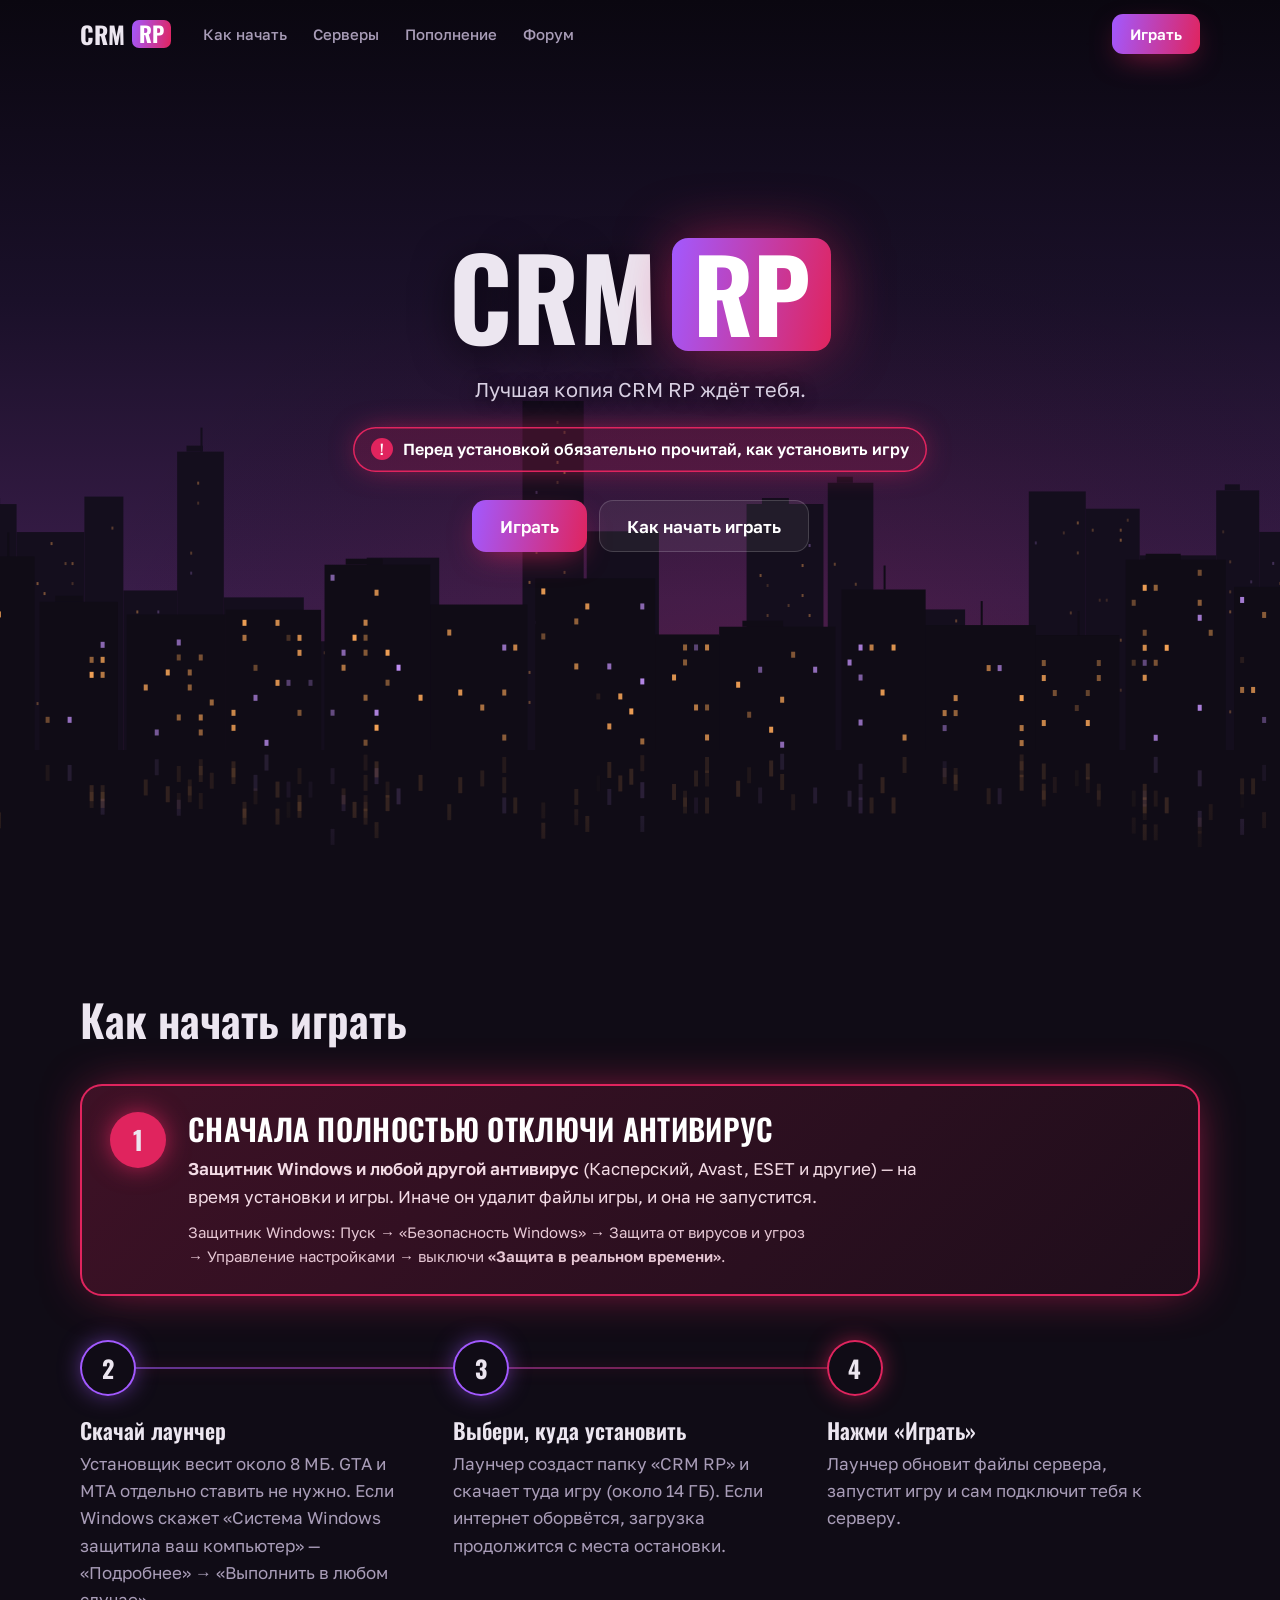
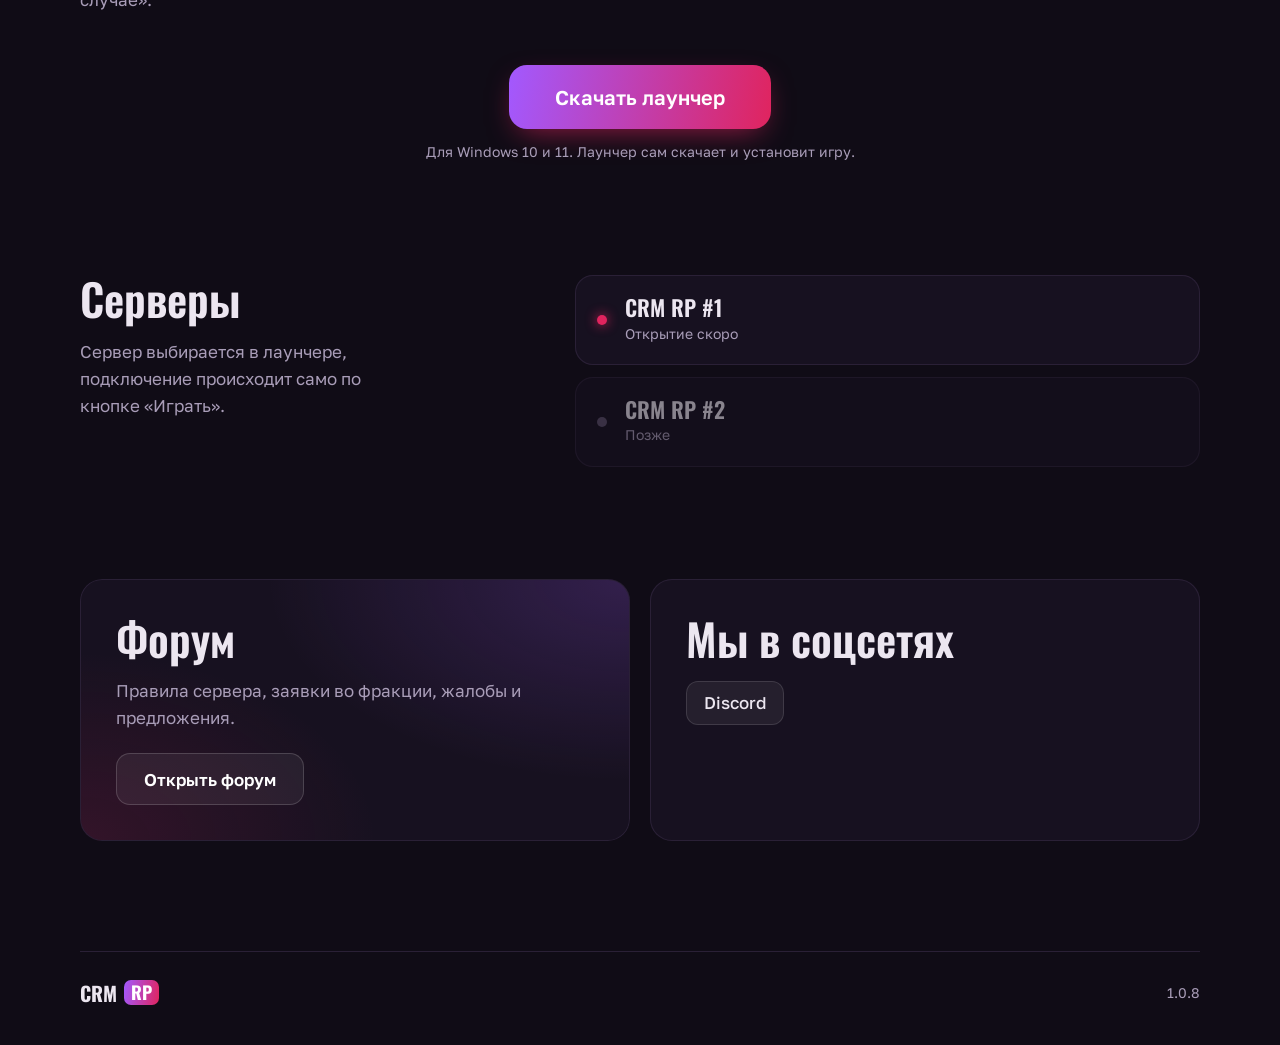
<file: index.html>
<!doctype html>
<html lang="ru">
<head>
  <meta charset="utf-8">
  <meta name="viewport" content="width=device-width, initial-scale=1">
  <title>CRM RP — ролевой сервер MTA:SA</title>
  <meta name="description" content="CRM RP — лучшая копия CRM RP в Multi Theft Auto. Скачай лаунчер, он сам установит игру.">
  <meta name="theme-color" content="#100c16">
  <link rel="icon" href="assets/icon.png">
  <link rel="stylesheet" href="assets/style.css">
  <script src="assets/site.config.js"></script>
</head>
<body>
  <header class="top">
    <a class="logo" href="./" aria-label="CRM RP, на главную"><span>CRM</span><b>RP</b></a>
    <nav class="nav" aria-label="Разделы">
      <a href="#start">Как начать</a>
      <a href="#servers">Серверы</a>
      <a href="donate">Пополнение</a>
      <a href="#community" data-forum-link>Форум</a>
    </nav>
    <a class="btn btn-small" href="#start" data-to-start>Играть</a>
  </header>

  <main>
    <section class="hero" aria-labelledby="hero-title">
      <canvas id="sky" aria-hidden="true"></canvas>
      <canvas id="city" aria-hidden="true"></canvas>
      <div class="hero-body">
        <h1 id="hero-title" class="hero-logo"><span>CRM</span><b>RP</b></h1>
        <p class="hero-lead" data-text="heroLead">Лучшая копия CRM RP ждёт тебя.</p>
        <p class="hero-must" data-text="heroMust">Перед установкой обязательно прочитай, как установить игру</p>
        <div class="hero-actions">
          <a class="btn" href="#start" data-to-start>Играть</a>
          <a class="btn btn-ghost" href="#start" data-to-start>Как начать играть</a>
        </div>
      </div>
    </section>

    <section id="start" class="start" aria-labelledby="start-title">
      <h2 id="start-title">Как начать играть</h2>

      <div class="av-warn" role="note">
        <div class="av-num">1</div>
        <div class="av-body">
          <h3 data-text="avTitle">Сначала полностью отключи антивирус</h3>
          <p data-text="avText"><b>Защитник Windows и любой другой антивирус</b> (Касперский, Avast, ESET и другие) — на время установки и игры.
             Иначе он удалит файлы игры, и она не запустится.</p>
          <p class="av-how" data-text="avHow">Защитник Windows: Пуск → «Безопасность Windows» → Защита от вирусов и угроз →
             Управление настройками → выключи <b>«Защита в реальном времени»</b>.</p>
        </div>
      </div>

      <ol class="steps" start="2">
        <li>
          <h3>Скачай лаунчер</h3>
          <p data-step1>Установщик весит около 8 МБ. GTA и MTA отдельно ставить не нужно.
             Если Windows скажет «Система Windows защитила ваш компьютер» — «Подробнее» → «Выполнить в любом случае».</p>
        </li>
        <li>
          <h3>Выбери, куда установить</h3>
          <p data-step2>Лаунчер создаст папку «CRM RP» и скачает туда игру. Если интернет оборвётся, загрузка продолжится с места остановки.</p>
        </li>
        <li>
          <h3>Нажми «Играть»</h3>
          <p>Лаунчер обновит файлы сервера, запустит игру и сам подключит тебя к серверу.</p>
        </li>
      </ol>

      <div class="start-cta">
        <a class="btn btn-big" data-download href="#start">Скачать лаунчер</a>
        <p class="hero-meta" data-size-note>Для Windows 10 и 11. Лаунчер сам скачает и установит игру.</p>
      </div>
    </section>

    <section id="servers" class="servers" aria-labelledby="servers-title">
      <div class="servers-head">
        <h2 id="servers-title">Серверы</h2>
        <p>Сервер выбирается в лаунчере, подключение происходит само по кнопке «Играть».</p>
      </div>
      <ul class="server-list" data-servers></ul>
    </section>

    <section id="community" class="community" aria-labelledby="community-title">
      <div class="forum-card">
        <h2 id="community-title">Форум</h2>
        <p data-forum-text>Форум откроется вместе с сервером. Там будут правила, заявки во фракции и жалобы.</p>
        <a class="btn btn-ghost" data-forum-btn hidden>Открыть форум</a>
      </div>
      <div class="socials">
        <h2>Мы в соцсетях</h2>
        <ul class="social-list" data-socials></ul>
      </div>
    </section>
  </main>

  <footer class="foot">
    <a class="logo logo-small" href="./" aria-label="CRM RP, наверх"><span>CRM</span><b>RP</b></a>
    <p data-version></p>
  </footer>

  <script src="assets/city.js"></script>
  <script src="assets/site.js"></script>
</body>
</html>
</file>
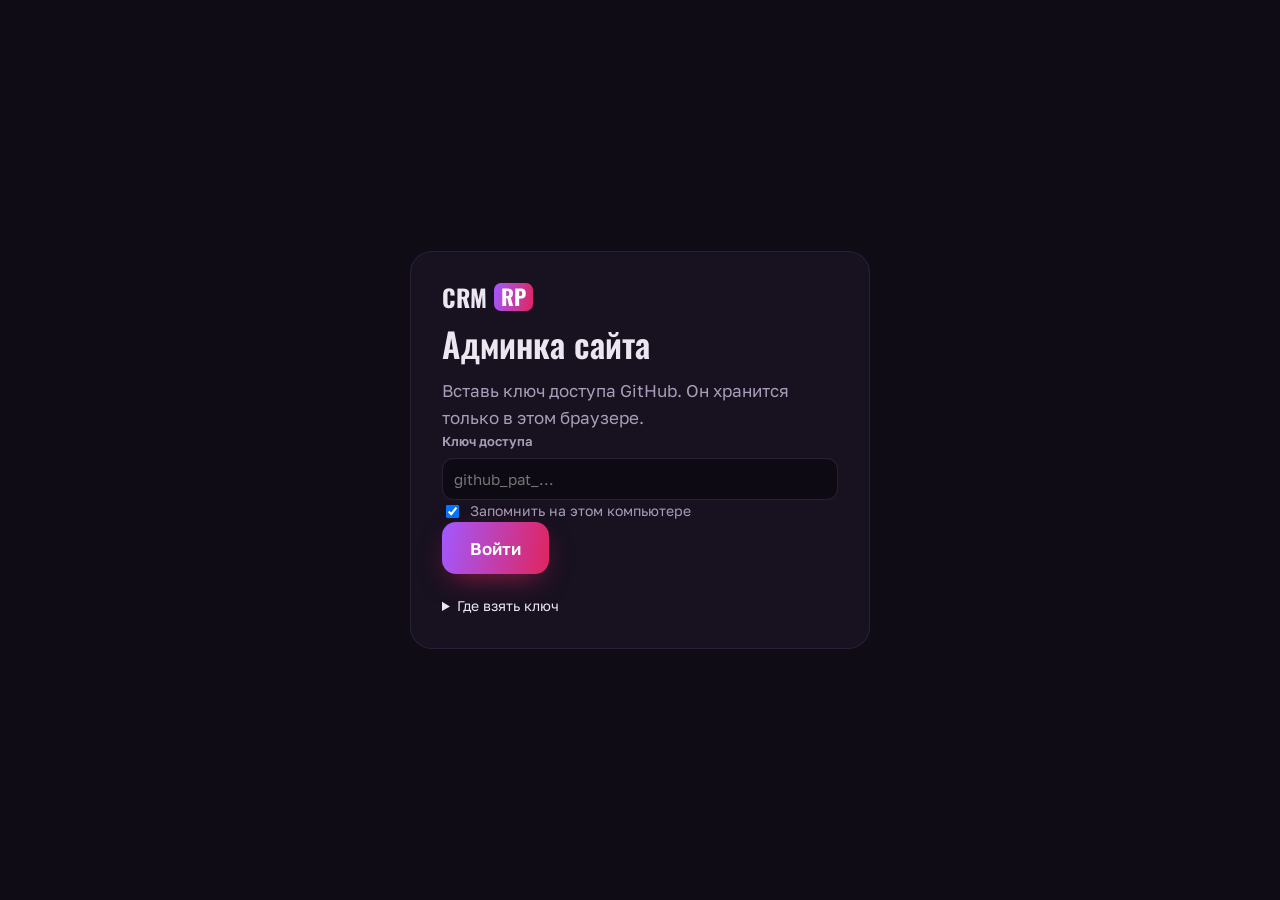
<file: admin.html>
<!doctype html>
<html lang="ru">
<head>
  <meta charset="utf-8">
  <meta name="viewport" content="width=device-width, initial-scale=1">
  <meta name="robots" content="noindex, nofollow">
  <title>Админка — CRM RP</title>
  <meta name="theme-color" content="#100c16">
  <link rel="icon" href="assets/icon.png">
  <link rel="stylesheet" href="assets/style.css">
  <link rel="stylesheet" href="assets/admin.css">
</head>
<body class="adm">
  <!-- вход -->
  <section class="adm-login" id="login" hidden>
    <div class="adm-card">
      <a class="logo" href="./"><span>CRM</span><b>RP</b></a>
      <h1>Админка сайта</h1>
      <div id="pw-login" hidden>
        <p>Войди под своим админским логином.</p>
        <label class="fld"><span>Логин</span><input id="alogin" autocomplete="username"></label>
        <label class="fld"><span>Пароль</span><input id="apass" type="password" autocomplete="current-password"></label>
      </div>
      <div id="tok-login">
      <p>Вставь ключ доступа GitHub. Он хранится только в этом браузере.</p>
      <label class="fld"><span>Ключ доступа</span><input id="tok" type="password" autocomplete="off" placeholder="github_pat_..."></label>
      <label class="chk"><input id="remember" type="checkbox" checked> Запомнить на этом компьютере</label>
      <button class="btn" id="go" type="button">Войти</button>
      <p class="err" id="login-err" role="alert"></p>
      <details class="how">
        <summary>Где взять ключ</summary>
        <ol>
          <li>Открой <a href="https://github.com/settings/personal-access-tokens/new" target="_blank" rel="noopener">github.com → Settings → Fine-grained tokens → Generate new token</a>.</li>
          <li>Name: <b>CRM админка</b>. Expiration — сколько хочешь (например, 1 год).</li>
          <li>Repository access → <b>Only select repositories</b> → <b>crmrp-site</b>.</li>
          <li>Permissions → Repository permissions → <b>Contents: Read and write</b>.</li>
          <li><b>Generate token</b> → скопируй ключ и вставь сюда. Никому его не показывай.</li>
        </ol>
      </details>
      </div>
    </div>
  </section>

  <!-- панель -->
  <div class="adm-app" id="app" hidden>
    <aside class="adm-side">
      <a class="logo" href="./" target="_blank"><span>CRM</span><b>RP</b></a>
      <nav id="tabs">
        <button data-tab="shop" class="on">🛒 Пополнение</button>
        <button data-tab="texts">✏️ Тексты главной</button>
        <button data-tab="links">🔗 Ссылки и серверы</button>
        <button data-tab="news">📰 Новости лаунчера</button>
        <button data-tab="notif">🔔 Уведомления и ссылки лаунчера</button>
      </nav>
      <div class="adm-side-foot">
        <button class="btn-text" id="logout" type="button">Выйти</button>
      </div>
    </aside>
    <main class="adm-main">
      <div class="adm-top">
        <h1 id="title">Пополнение</h1>
        <div class="adm-actions">
          <span class="dirty" id="dirty" hidden>есть несохранённые изменения</span>
          <button class="btn" id="save" type="button">Сохранить на сайт</button>
        </div>
      </div>
      <div id="view"></div>
    </main>
  </div>

  <div class="toast-adm" id="toast" role="status"></div>
  <script src="assets/admin.js"></script>
</body>
</html>
</file>
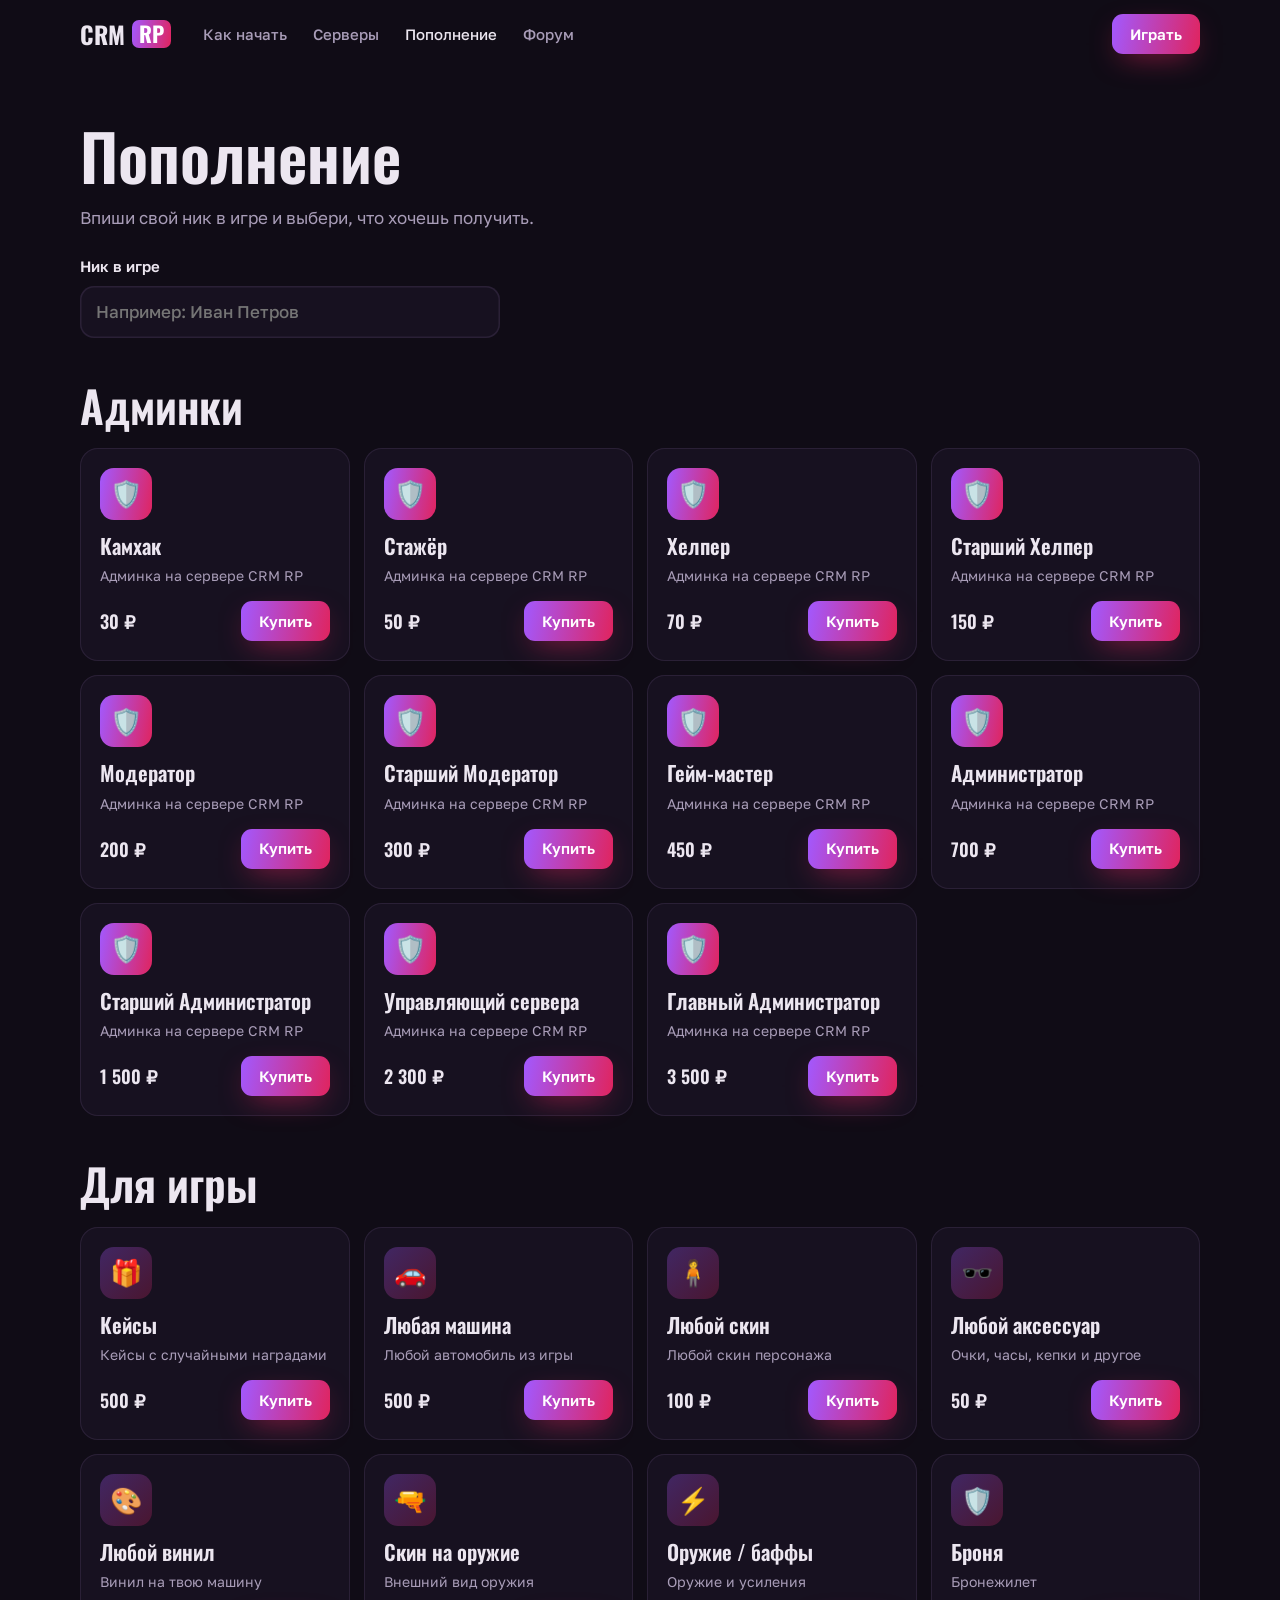
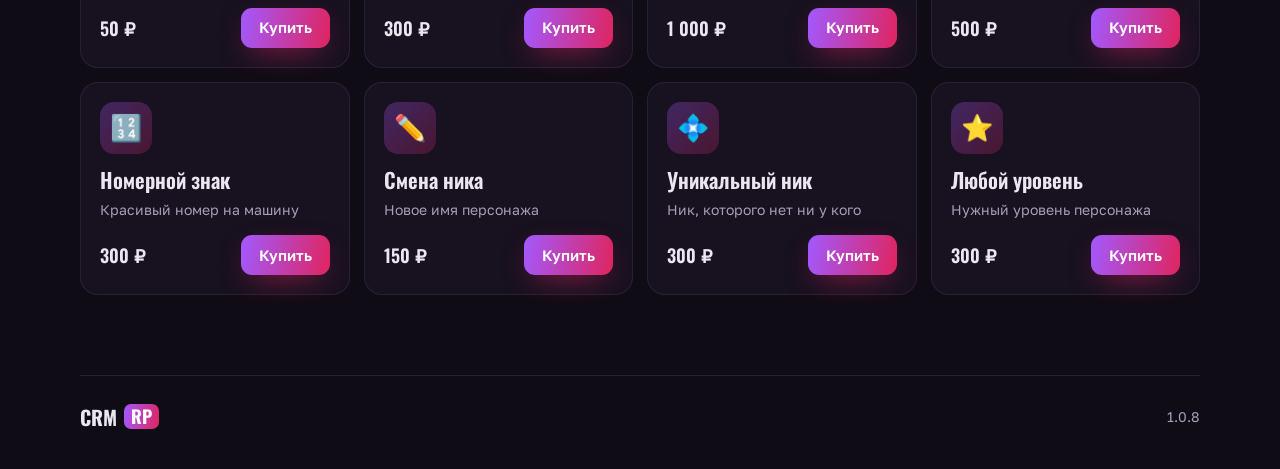
<file: donate.html>
<!doctype html>
<html lang="ru">
<head>
  <meta charset="utf-8">
  <meta name="viewport" content="width=device-width, initial-scale=1">
  <title>Пополнение — CRM RP</title>
  <meta name="description" content="Пополнение CRM RP: админки, машины, скины, аксессуары и другое.">
  <meta name="theme-color" content="#100c16">
  <link rel="icon" href="assets/icon.png">
  <link rel="stylesheet" href="assets/style.css">
  <script src="assets/site.config.js"></script>
</head>
<body class="page">
  <header class="top scrolled">
    <a class="logo" href="./" aria-label="CRM RP, на главную"><span>CRM</span><b>RP</b></a>
    <nav class="nav" aria-label="Разделы">
      <a href="./#start">Как начать</a>
      <a href="./#servers">Серверы</a>
      <a href="donate" aria-current="page">Пополнение</a>
      <a href="./#community" data-forum-link>Форум</a>
    </nav>
    <a class="btn btn-small" href="./#start">Играть</a>
  </header>

  <main class="donate">
    <div class="donate-head">
      <h1>Пополнение</h1>
      <p>Впиши свой ник в игре и выбери, что хочешь получить.</p>
      <label class="nick">
        <span>Ник в игре</span>
        <input id="nick" type="text" maxlength="32" autocomplete="nickname" placeholder="Например: Иван Петров">
      </label>
    </div>
    <div data-shop></div>
  </main>

  <div class="modal" id="buy" hidden>
    <div class="modal-card" role="dialog" aria-modal="true" aria-labelledby="buy-title">
      <h2 id="buy-title">Покупка</h2>
      <p data-buy-text></p>
      <div class="modal-actions">
        <a class="btn" data-buy-discord target="_blank" rel="noopener">Написать в поддержку</a>
        <button class="btn btn-ghost" type="button" data-buy-close>Закрыть</button>
      </div>
    </div>
  </div>

  <footer class="foot">
    <a class="logo logo-small" href="./" aria-label="CRM RP, на главную"><span>CRM</span><b>RP</b></a>
    <p data-version></p>
  </footer>

  <script src="assets/site.js"></script>
  <script src="assets/donate.js"></script>
</body>
</html>
</file>
<file: assets/style.css>
@font-face { font-family: 'CRM Display'; font-weight: 600; font-display: swap; src: url(fonts/oswald-cyrillic-600-normal.woff2) format('woff2'); unicode-range: U+0301,U+0400-045F,U+0490-0491,U+04B0-04B1,U+2116; }
@font-face { font-family: 'CRM Display'; font-weight: 600; font-display: swap; src: url(fonts/oswald-latin-600-normal.woff2) format('woff2'); unicode-range: U+0000-00FF,U+0131,U+0152-0153,U+02BB-02BC,U+02C6,U+02DA,U+02DC,U+2000-206F,U+2074,U+20AC,U+2122,U+2191,U+2193,U+2212,U+2215,U+FEFF,U+FFFD; }
@font-face { font-family: 'CRM Display'; font-weight: 700; font-display: swap; src: url(fonts/oswald-cyrillic-700-normal.woff2) format('woff2'); unicode-range: U+0301,U+0400-045F,U+0490-0491,U+04B0-04B1,U+2116; }
@font-face { font-family: 'CRM Display'; font-weight: 700; font-display: swap; src: url(fonts/oswald-latin-700-normal.woff2) format('woff2'); unicode-range: U+0000-00FF,U+0131,U+0152-0153,U+02BB-02BC,U+02C6,U+02DA,U+02DC,U+2000-206F,U+2074,U+20AC,U+2122,U+2191,U+2193,U+2212,U+2215,U+FEFF,U+FFFD; }
@font-face { font-family: 'CRM Text'; font-weight: 400; font-display: swap; src: url(fonts/golos-text-cyrillic-400-normal.woff2) format('woff2'); unicode-range: U+0301,U+0400-045F,U+0490-0491,U+04B0-04B1,U+2116; }
@font-face { font-family: 'CRM Text'; font-weight: 400; font-display: swap; src: url(fonts/golos-text-latin-400-normal.woff2) format('woff2'); unicode-range: U+0000-00FF,U+0131,U+0152-0153,U+02BB-02BC,U+02C6,U+02DA,U+02DC,U+2000-206F,U+2074,U+20AC,U+2122,U+2191,U+2193,U+2212,U+2215,U+FEFF,U+FFFD; }
@font-face { font-family: 'CRM Text'; font-weight: 500; font-display: swap; src: url(fonts/golos-text-cyrillic-500-normal.woff2) format('woff2'); unicode-range: U+0301,U+0400-045F,U+0490-0491,U+04B0-04B1,U+2116; }
@font-face { font-family: 'CRM Text'; font-weight: 500; font-display: swap; src: url(fonts/golos-text-latin-500-normal.woff2) format('woff2'); unicode-range: U+0000-00FF,U+0131,U+0152-0153,U+02BB-02BC,U+02C6,U+02DA,U+02DC,U+2000-206F,U+2074,U+20AC,U+2122,U+2191,U+2193,U+2212,U+2215,U+FEFF,U+FFFD; }
@font-face { font-family: 'CRM Text'; font-weight: 600; font-display: swap; src: url(fonts/golos-text-cyrillic-600-normal.woff2) format('woff2'); unicode-range: U+0301,U+0400-045F,U+0490-0491,U+04B0-04B1,U+2116; }
@font-face { font-family: 'CRM Text'; font-weight: 600; font-display: swap; src: url(fonts/golos-text-latin-600-normal.woff2) format('woff2'); unicode-range: U+0000-00FF,U+0131,U+0152-0153,U+02BB-02BC,U+02C6,U+02DA,U+02DC,U+2000-206F,U+2074,U+20AC,U+2122,U+2191,U+2193,U+2212,U+2215,U+FEFF,U+FFFD; }

:root {
  --bg: #100c16;        /* мокрый асфальт ночью */
  --bg-2: #171120;      /* чуть светлее — карточки */
  --line: #2a2036;
  --text: #ece6f0;
  --muted: #a99db8;
  --violet: #a259ff;
  --hot: #e0245e;
  --grad: linear-gradient(100deg, #a259ff, #e0245e);
  --display: 'CRM Display', 'Oswald', 'Arial Narrow', sans-serif;
  --body: 'CRM Text', 'Golos Text', 'Segoe UI', sans-serif;
  --wrap: min(1120px, calc(100% - 32px));
}

* { box-sizing: border-box; }
[hidden] { display: none !important; }
html { scroll-behavior: smooth; scroll-padding-top: 110px; }
body { margin: 0; background: var(--bg); color: var(--text); font: 400 17px/1.6 var(--body); -webkit-font-smoothing: antialiased; }
a { color: inherit; }
h1, h2, h3 { font-family: var(--display); font-weight: 600; line-height: 1.1; margin: 0; }
h2 { font-size: clamp(30px, 4vw, 44px); }
h3 { font-size: 22px; }
p { margin: 0; }
:focus-visible { outline: 2px solid var(--violet); outline-offset: 3px; border-radius: 6px; }

/* ---------- логотип ---------- */
.logo { display: inline-flex; align-items: center; gap: 7px; text-decoration: none; font: 700 24px/1 var(--display); }
.logo b { background: var(--grad); color: #fff; padding: 3px 7px 4px; border-radius: 7px; font-size: .9em; }
.logo-small { font-size: 20px; }

/* ---------- кнопки ---------- */
.btn {
  display: inline-flex; align-items: center; justify-content: center; min-height: 52px; padding: 0 28px;
  border-radius: 14px; background: var(--grad); color: #fff; text-decoration: none;
  font: 600 17px/1 var(--body); box-shadow: 0 10px 30px -10px rgba(224, 36, 94, .7);
  transition: transform .15s, box-shadow .15s, filter .15s; cursor: pointer; border: 0;
}
.btn:hover { transform: translateY(-1px); filter: brightness(1.08); box-shadow: 0 14px 34px -10px rgba(224, 36, 94, .85); }
.btn:active { transform: none; }
.btn-ghost { background: rgba(255, 255, 255, .06); box-shadow: inset 0 0 0 1px rgba(255, 255, 255, .16); }
.btn-ghost:hover { background: rgba(255, 255, 255, .1); box-shadow: inset 0 0 0 1px rgba(255, 255, 255, .28); }
.btn-small { min-height: 40px; padding: 0 18px; font-size: 15px; border-radius: 11px; }
.btn[aria-disabled="true"] { opacity: .55; pointer-events: none; }

/* ---------- шапка ---------- */
.top {
  position: fixed; inset: 0 0 auto; z-index: 10; height: 68px; padding: 0 max(16px, calc((100% - 1120px) / 2));
  display: flex; align-items: center; gap: 32px; transition: background .2s, box-shadow .2s;
}
.top.scrolled { background: rgba(16, 12, 22, .86); backdrop-filter: blur(12px); box-shadow: 0 1px 0 var(--line); }
.nav { display: flex; gap: 26px; margin-right: auto; }
.nav a { text-decoration: none; color: var(--muted); font-weight: 500; font-size: 15px; transition: color .15s; }
.nav a:hover { color: var(--text); }

/* ---------- главный экран: ночной город ---------- */
.hero { position: relative; min-height: max(640px, 100svh); overflow: hidden; display: grid; place-items: center; isolation: isolate; }
.hero canvas { position: absolute; inset: 0; width: 100%; height: 100%; }
#sky { z-index: -3; }
#city { z-index: -1; }
.hero-body { position: relative; text-align: center; width: var(--wrap); padding: 120px 0 230px; display: grid; justify-items: center; gap: 22px; }
.hero-logo { display: inline-flex; align-items: center; gap: 14px; font: 700 clamp(64px, 10vw, 112px)/1 var(--display); text-shadow: 0 8px 40px rgba(0, 0, 0, .6); }
.hero-logo b { background: var(--grad); color: #fff; padding: .04em .2em .08em; border-radius: .16em; font-size: .9em; box-shadow: 0 0 60px -6px rgba(224, 36, 94, .65); text-shadow: none; }
.hero-lead { max-width: 32em; text-wrap: balance; font-size: clamp(17px, 2vw, 20px); color: #d8cfe2; text-shadow: 0 2px 16px rgba(0, 0, 0, .8); }
.hero-actions { display: flex; flex-wrap: wrap; justify-content: center; gap: 12px; margin-top: 6px; }
.hero-meta { font-size: 14px; color: var(--muted); }
.hero-must {
  display: inline-flex; align-items: center; gap: 10px; padding: 10px 18px; border-radius: 999px; font-weight: 600; font-size: 16px;
  color: #fff; background: rgba(224, 36, 94, .18); box-shadow: inset 0 0 0 1.5px var(--hot), 0 0 30px -8px rgba(224, 36, 94, .8);
}
.hero-must::before { content: '!'; display: grid; place-items: center; width: 22px; height: 22px; border-radius: 50%; background: var(--hot); font: 700 14px/1 var(--display); }

/* ---------- главное предупреждение: антивирус ---------- */
.av-warn {
  margin: 40px 0 6px; display: flex; gap: 22px; align-items: flex-start; padding: 28px 30px; border-radius: 22px;
  background: linear-gradient(135deg, rgba(224, 36, 94, .22), rgba(224, 36, 94, .07));
  box-shadow: inset 0 0 0 2px var(--hot), 0 0 50px -14px rgba(224, 36, 94, .9);
}
.av-num {
  flex: none; display: grid; place-items: center; width: 56px; height: 56px; border-radius: 50%;
  background: var(--hot); font: 700 26px/1 var(--display); box-shadow: 0 0 26px -2px rgba(224, 36, 94, .9);
}
.av-body h3 { font-size: clamp(22px, 3vw, 30px); text-transform: uppercase; letter-spacing: .01em; margin-bottom: 10px; color: #fff; }
.av-body p { color: #f3dbe5; max-width: 70ch; }
.av-body p + p { margin-top: 10px; }
.av-how { font-size: 15px; color: #e6c7d4 !important; }
.av-warn.flash { animation: avflash 1.6s ease-out 1; }
@keyframes avflash {
  0%, 40% { box-shadow: inset 0 0 0 2px var(--hot), 0 0 0 6px rgba(224, 36, 94, .55), 0 0 80px 0 rgba(224, 36, 94, .9); }
  100% { box-shadow: inset 0 0 0 2px var(--hot), 0 0 0 0 rgba(224, 36, 94, 0), 0 0 50px -14px rgba(224, 36, 94, .9); }
}
.start-cta { margin-top: 52px; display: grid; justify-items: center; gap: 12px; text-align: center; }
.btn-big { min-height: 64px; padding: 0 46px; font-size: 20px; border-radius: 18px; }

/* ---------- как начать: шаги по улице ---------- */
.start { width: var(--wrap); margin: 0 auto; padding: 96px 0 40px; }
.steps { list-style: none; margin: 44px 0 0; padding: 0; display: grid; grid-template-columns: repeat(3, 1fr); gap: 0; counter-reset: s 1; position: relative; }
.steps::before { /* неоновая линия, соединяющая шаги */
  content: ''; position: absolute; left: 28px; right: calc(100% / 3 - 28px); top: 27px; height: 2px; background: var(--grad); opacity: .55;
  box-shadow: 0 0 14px rgba(224, 36, 94, .6);
}
.steps li { position: relative; padding-right: 36px; counter-increment: s; }
.steps li::before {
  content: counter(s); display: grid; place-items: center; width: 56px; height: 56px; border-radius: 50%;
  background: var(--bg); box-shadow: inset 0 0 0 2px var(--violet), 0 0 24px -4px rgba(162, 89, 255, .7);
  font: 700 24px/1 var(--display); margin-bottom: 22px; position: relative;
}
.steps li:last-child::before { box-shadow: inset 0 0 0 2px var(--hot), 0 0 24px -4px rgba(224, 36, 94, .8); }
.steps h3 { margin-bottom: 8px; }
.steps p { color: var(--muted); max-width: 30ch; }

/* ---------- серверы ---------- */
.servers { width: var(--wrap); margin: 0 auto; padding: 72px 0 40px; display: grid; grid-template-columns: 1fr 1.4fr; gap: 48px; align-items: start; }
.servers-head p { color: var(--muted); margin-top: 14px; max-width: 30ch; }
.server-list { list-style: none; margin: 0; padding: 0; display: grid; gap: 12px; }
.server {
  display: grid; grid-template-columns: auto 1fr auto; align-items: center; gap: 18px;
  padding: 20px 22px; border-radius: 18px; background: var(--bg-2); box-shadow: inset 0 0 0 1px var(--line);
}
.server.later { opacity: .55; }
.server .dot { width: 10px; height: 10px; border-radius: 50%; background: #5b4f6a; }
.server.online .dot { background: #3ddc84; box-shadow: 0 0 12px #3ddc84; }
.server.soon .dot { background: var(--hot); box-shadow: 0 0 12px var(--hot); }
.server-name { font: 600 22px/1.1 var(--display); }
.server-note { color: var(--muted); font-size: 14px; margin-top: 3px; }
.copy { text-decoration: none;
  font: 500 15px/1 var(--body); color: var(--text); background: rgba(255, 255, 255, .06); border: 0; border-radius: 10px;
  padding: 11px 14px; cursor: pointer; box-shadow: inset 0 0 0 1px rgba(255, 255, 255, .12);
}
.copy:hover { background: rgba(255, 255, 255, .1); }

/* ---------- форум и соцсети ---------- */
.community { width: var(--wrap); margin: 0 auto; padding: 72px 0 110px; display: grid; grid-template-columns: 1fr 1fr; gap: 20px; }
.forum-card, .socials { border-radius: 22px; padding: 36px; background: var(--bg-2); box-shadow: inset 0 0 0 1px var(--line); display: grid; gap: 14px; align-content: start; justify-items: start; }
.forum-card { background: radial-gradient(120% 140% at 100% 0%, rgba(162, 89, 255, .2), transparent 55%), radial-gradient(90% 120% at 0% 100%, rgba(224, 36, 94, .14), transparent 60%), var(--bg-2); }
.forum-card p, .socials p { color: var(--muted); max-width: 40ch; }
.forum-card .btn { margin-top: 8px; }
.social-list { list-style: none; margin: 4px 0 0; padding: 0; display: flex; flex-wrap: wrap; gap: 10px; }
.social-list a, .social-list span {
  display: inline-flex; align-items: center; min-height: 44px; padding: 0 18px; border-radius: 12px; text-decoration: none; font-weight: 500;
  background: rgba(255, 255, 255, .06); box-shadow: inset 0 0 0 1px rgba(255, 255, 255, .12);
}
.social-list a:hover { background: rgba(255, 255, 255, .1); }
.social-list span { color: var(--muted); }

/* ---------- подвал ---------- */
.foot { width: var(--wrap); margin: 0 auto; padding: 28px 0 40px; border-top: 1px solid var(--line); display: flex; align-items: center; gap: 24px; justify-content: space-between; flex-wrap: wrap; }
.foot p { color: var(--muted); font-size: 14px; }

.toast {
  position: fixed; left: 50%; bottom: 24px; transform: translate(-50%, 20px); opacity: 0; z-index: 20;
  background: #241a31; box-shadow: inset 0 0 0 1px var(--line), 0 12px 40px rgba(0, 0, 0, .5); padding: 12px 18px; border-radius: 12px;
  transition: opacity .2s, transform .2s; pointer-events: none; font-size: 15px;
}
.toast.show { opacity: 1; transform: translate(-50%, 0); }

/* ---------- телефоны ---------- */
@media (max-width: 860px) {
  /* на телефоне и планшете меню уходит второй строкой под логотип */
  .top { height: auto; flex-wrap: wrap; row-gap: 0; padding-top: 10px; justify-content: space-between; background: rgba(16, 12, 22, .86); backdrop-filter: blur(12px); box-shadow: 0 1px 0 var(--line); }
  .nav { order: 3; width: 100%; margin: 0; gap: 20px; overflow-x: auto; padding: 10px 0 12px; scrollbar-width: none; }
  .nav::-webkit-scrollbar { display: none; }
  .nav a { white-space: nowrap; }
  .donate { padding-top: 140px; }
  .hero-body { padding: 150px 0 180px; }
  .hero-must { border-radius: 16px; text-align: left; font-size: 15px; }
  .steps { grid-template-columns: 1fr; gap: 30px; }
  .steps::before { left: 27px; right: auto; top: 28px; bottom: 28px; width: 2px; height: auto; }
  .steps li { padding: 0 0 0 80px; }
  .steps li::before { position: absolute; left: 0; top: -6px; margin: 0; }
  .servers, .community { grid-template-columns: 1fr; gap: 24px; }
  .forum-card, .socials { padding: 26px; }
  .av-warn { flex-direction: column; padding: 22px; }
  .server { grid-template-columns: auto 1fr; }
  .server .copy { text-decoration: none; grid-column: 1 / -1; justify-self: start; }
}

@media (prefers-reduced-motion: reduce) {
  .av-warn.flash { animation: none; }
  html { scroll-behavior: auto; }
  .btn, .toast { transition: none; }
}

/* ---------- страница пополнения ---------- */
.page { min-height: 100vh; display: flex; flex-direction: column; }
.page main { flex: 1; }
.nav a[aria-current="page"] { color: var(--text); }
.donate { width: var(--wrap); margin: 0 auto; padding: 120px 0 80px; }
.donate-head { display: grid; gap: 14px; justify-items: start; margin-bottom: 40px; }
.donate-head h1 { font-size: clamp(40px, 6vw, 64px); }
.donate-head p { color: var(--muted); }
.nick { display: grid; gap: 8px; width: min(420px, 100%); margin-top: 8px; }
.nick span { font-weight: 600; font-size: 15px; }
.nick input {
  height: 52px; padding: 0 16px; border-radius: 14px; border: 0; outline: none; font: 500 17px var(--body); color: var(--text);
  background: var(--bg-2); box-shadow: inset 0 0 0 1.5px var(--line); transition: box-shadow .15s;
}
.nick input:focus { box-shadow: inset 0 0 0 2px var(--violet); }
.nick input.need { box-shadow: inset 0 0 0 2px var(--hot), 0 0 24px -6px var(--hot); }
.shop-group { margin-top: 44px; }
.shop-group h2 { margin-bottom: 18px; }
.shop-grid { display: grid; grid-template-columns: repeat(auto-fill, minmax(230px, 1fr)); gap: 14px; }
.product {
  display: grid; grid-template-rows: auto auto 1fr auto; gap: 8px; padding: 20px; border-radius: 18px;
  background: var(--bg-2); box-shadow: inset 0 0 0 1px var(--line); transition: box-shadow .15s, transform .15s;
}
.product:hover { box-shadow: inset 0 0 0 1.5px var(--violet); transform: translateY(-2px); }
.p-icon {
  width: 52px; height: 52px; border-radius: 14px; display: grid; place-items: center; font-size: 26px;
  background: linear-gradient(135deg, rgba(162, 89, 255, .3), rgba(224, 36, 94, .25));
}
.product-admin .p-icon { background: var(--grad); }
.product h3 { font-size: 21px; margin-top: 6px; }
.p-desc { color: var(--muted); font-size: 14px; }
.p-foot { display: flex; align-items: center; justify-content: space-between; gap: 10px; margin-top: 6px; }
.p-price { font: 600 18px var(--display); }
.modal { position: fixed; inset: 0; z-index: 30; display: grid; place-items: center; padding: 16px; background: rgba(8, 5, 12, .72); backdrop-filter: blur(6px); }
.modal[hidden] { display: none; }
.modal-card { width: min(480px, 100%); padding: 30px; border-radius: 22px; background: #1b1426; box-shadow: inset 0 0 0 1px var(--line), 0 30px 80px rgba(0, 0, 0, .6); display: grid; gap: 14px; }
.modal-card p { color: #d8cfe2; }
.modal-actions { display: flex; flex-wrap: wrap; gap: 10px; margin-top: 6px; }

.p-icon.has-img { background: none; overflow: hidden; width: 100%; height: auto; aspect-ratio: 16 / 10; border-radius: 12px; }
.p-icon img { width: 100%; height: 100%; object-fit: cover; }
</file>
<file: assets/admin.css>
/* ---------- админка сайта ---------- */
.adm { min-height: 100vh; }
.adm-login { min-height: 100vh; display: grid; place-items: center; padding: 16px; }
.adm-card { width: min(460px, 100%); display: grid; gap: 14px; padding: 32px; border-radius: 22px; background: var(--bg-2); box-shadow: inset 0 0 0 1px var(--line); }
.adm-card h1 { font-size: 34px; }
.adm-card p { color: var(--muted); }
.adm-card .err { color: #ff6b93; min-height: 1.2em; }
.how { color: var(--muted); font-size: 14px; }
.how summary { cursor: pointer; color: var(--text); }
.how ol { padding-left: 20px; display: grid; gap: 6px; margin: 10px 0 0; }
.how a { color: var(--violet); }

.fld { display: grid; gap: 6px; min-width: 0; }
.fld span { font-size: 13px; font-weight: 600; color: var(--muted); }
.fld input, .fld textarea, .fld select {
  width: 100%; min-height: 42px; padding: 9px 12px; border: 0; border-radius: 11px; outline: none;
  font: 400 15px var(--body); color: var(--text); background: #0d0a13; box-shadow: inset 0 0 0 1px var(--line);
}
.fld textarea { resize: vertical; min-height: 70px; }
.fld input:focus, .fld textarea:focus, .fld select:focus { box-shadow: inset 0 0 0 2px var(--violet); }
.fld.wide { grid-column: 1 / -1; }
.chk { display: flex; gap: 8px; align-items: center; font-size: 14px; color: var(--muted); }

.adm-app { display: grid; grid-template-columns: 250px 1fr; min-height: 100vh; }
.adm-side { position: sticky; top: 0; height: 100vh; display: flex; flex-direction: column; gap: 22px; padding: 22px 14px; background: #0c0911; box-shadow: 1px 0 0 var(--line); }
.adm-side .logo { padding: 0 8px; }
.adm-side nav { display: grid; gap: 4px; }
.adm-side nav button {
  text-align: left; padding: 11px 12px; border: 0; border-radius: 11px; background: none; color: var(--muted);
  font: 500 15px var(--body); cursor: pointer;
}
.adm-side nav button:hover { background: rgba(255, 255, 255, .05); color: var(--text); }
.adm-side nav button.on { background: rgba(162, 89, 255, .16); color: var(--text); box-shadow: inset 3px 0 0 var(--violet); }
.adm-side-foot { margin-top: auto; padding: 0 8px; }
.btn-text { border: 0; background: none; color: var(--muted); font: 500 14px var(--body); cursor: pointer; padding: 0; }
.btn-text:hover { color: var(--text); }

.adm-main { padding: 0 32px 60px; min-width: 0; }
.adm-top { position: sticky; top: 0; z-index: 5; display: flex; align-items: center; justify-content: space-between; gap: 16px; padding: 20px 0; background: var(--bg); box-shadow: 0 1px 0 var(--line); margin-bottom: 22px; }
.adm-top h1 { font-size: 30px; }
.adm-actions { display: flex; align-items: center; gap: 14px; }
.dirty { color: #ffb4c8; font-size: 14px; }
.adm-main h2 { font-size: 24px; margin: 30px 0 12px; }
.hint { color: var(--muted); margin-bottom: 16px; max-width: 70ch; }
.row { display: flex; flex-wrap: wrap; gap: 12px; align-items: end; margin-bottom: 14px; }
.row .fld { flex: 1 1 180px; }
.row.line { padding: 12px; border-radius: 14px; background: var(--bg-2); box-shadow: inset 0 0 0 1px var(--line); margin-bottom: 8px; }
.stack { display: grid; gap: 12px; }
.grid2 { display: grid; grid-template-columns: repeat(2, minmax(0, 1fr)); gap: 12px; margin-bottom: 16px; }

.group { margin: 22px 0; padding: 18px; border-radius: 18px; background: rgba(255, 255, 255, .02); box-shadow: inset 0 0 0 1px var(--line); }
.group-head { display: flex; gap: 12px; align-items: end; margin-bottom: 16px; }
.group-head .fld { flex: 1; }
.group-head .fld input { font: 600 18px var(--display); }
.items { display: grid; grid-template-columns: repeat(auto-fill, minmax(240px, 1fr)); gap: 12px; }
.item { display: grid; gap: 10px; align-content: start; padding: 14px; border-radius: 16px; background: var(--bg-2); box-shadow: inset 0 0 0 1px var(--line); }
.item-head { display: flex; justify-content: space-between; align-items: start; gap: 10px; }
.pic { width: 64px; height: 64px; border-radius: 14px; display: grid; place-items: center; font-size: 30px; overflow: hidden; background: linear-gradient(135deg, rgba(162, 89, 255, .3), rgba(224, 36, 94, .25)); }
.pic img { width: 100%; height: 100%; object-fit: cover; }
.pic.wide { width: 100%; height: auto; aspect-ratio: 2 / 1; font-size: 14px; }
.noimg { color: var(--muted); padding: 10px; text-align: center; }
.pic-btns { display: flex; flex-wrap: wrap; gap: 6px; margin-top: 6px; }
.pic-btns button, .mv button {
  border: 0; border-radius: 9px; padding: 7px 10px; font: 500 13px var(--body); color: var(--text); cursor: pointer;
  background: rgba(255, 255, 255, .07); box-shadow: inset 0 0 0 1px rgba(255, 255, 255, .1);
}
.pic-btns button:hover, .mv button:hover { background: rgba(255, 255, 255, .12); }
.mv { display: flex; gap: 4px; }
.mv .del:hover { background: var(--hot); }
.add-card { min-height: 120px; border: 0; border-radius: 16px; cursor: pointer; font: 600 15px var(--body); color: var(--muted); background: none; box-shadow: inset 0 0 0 1.5px var(--line); }
.add-card:hover { color: var(--text); box-shadow: inset 0 0 0 1.5px var(--violet); }
.news { margin: 14px 0; padding: 16px; border-radius: 18px; background: var(--bg-2); box-shadow: inset 0 0 0 1px var(--line); }
.news-grid { display: grid; grid-template-columns: 260px 1fr; gap: 18px; margin-top: 10px; }

.toast-adm {
  position: fixed; left: 50%; bottom: 24px; transform: translate(-50%, 20px); opacity: 0; z-index: 40; pointer-events: none;
  max-width: calc(100% - 32px); padding: 13px 18px; border-radius: 12px; background: #1f6f4a; color: #fff; font-weight: 500;
  box-shadow: 0 14px 40px rgba(0, 0, 0, .5); transition: opacity .2s, transform .2s;
}
.toast-adm.bad { background: #8c1f40; }
.toast-adm.show { opacity: 1; transform: translate(-50%, 0); }

@media (max-width: 860px) {
  .adm-app { grid-template-columns: 1fr; }
  .adm-side { position: static; height: auto; padding: 14px 16px; }
  .adm-side nav { grid-auto-flow: column; overflow-x: auto; }
  .adm-side nav button { white-space: nowrap; }
  .adm-main { padding: 0 16px 60px; }
  .adm-top { flex-wrap: wrap; }
  .grid2, .news-grid { grid-template-columns: 1fr; }
}
</file>
